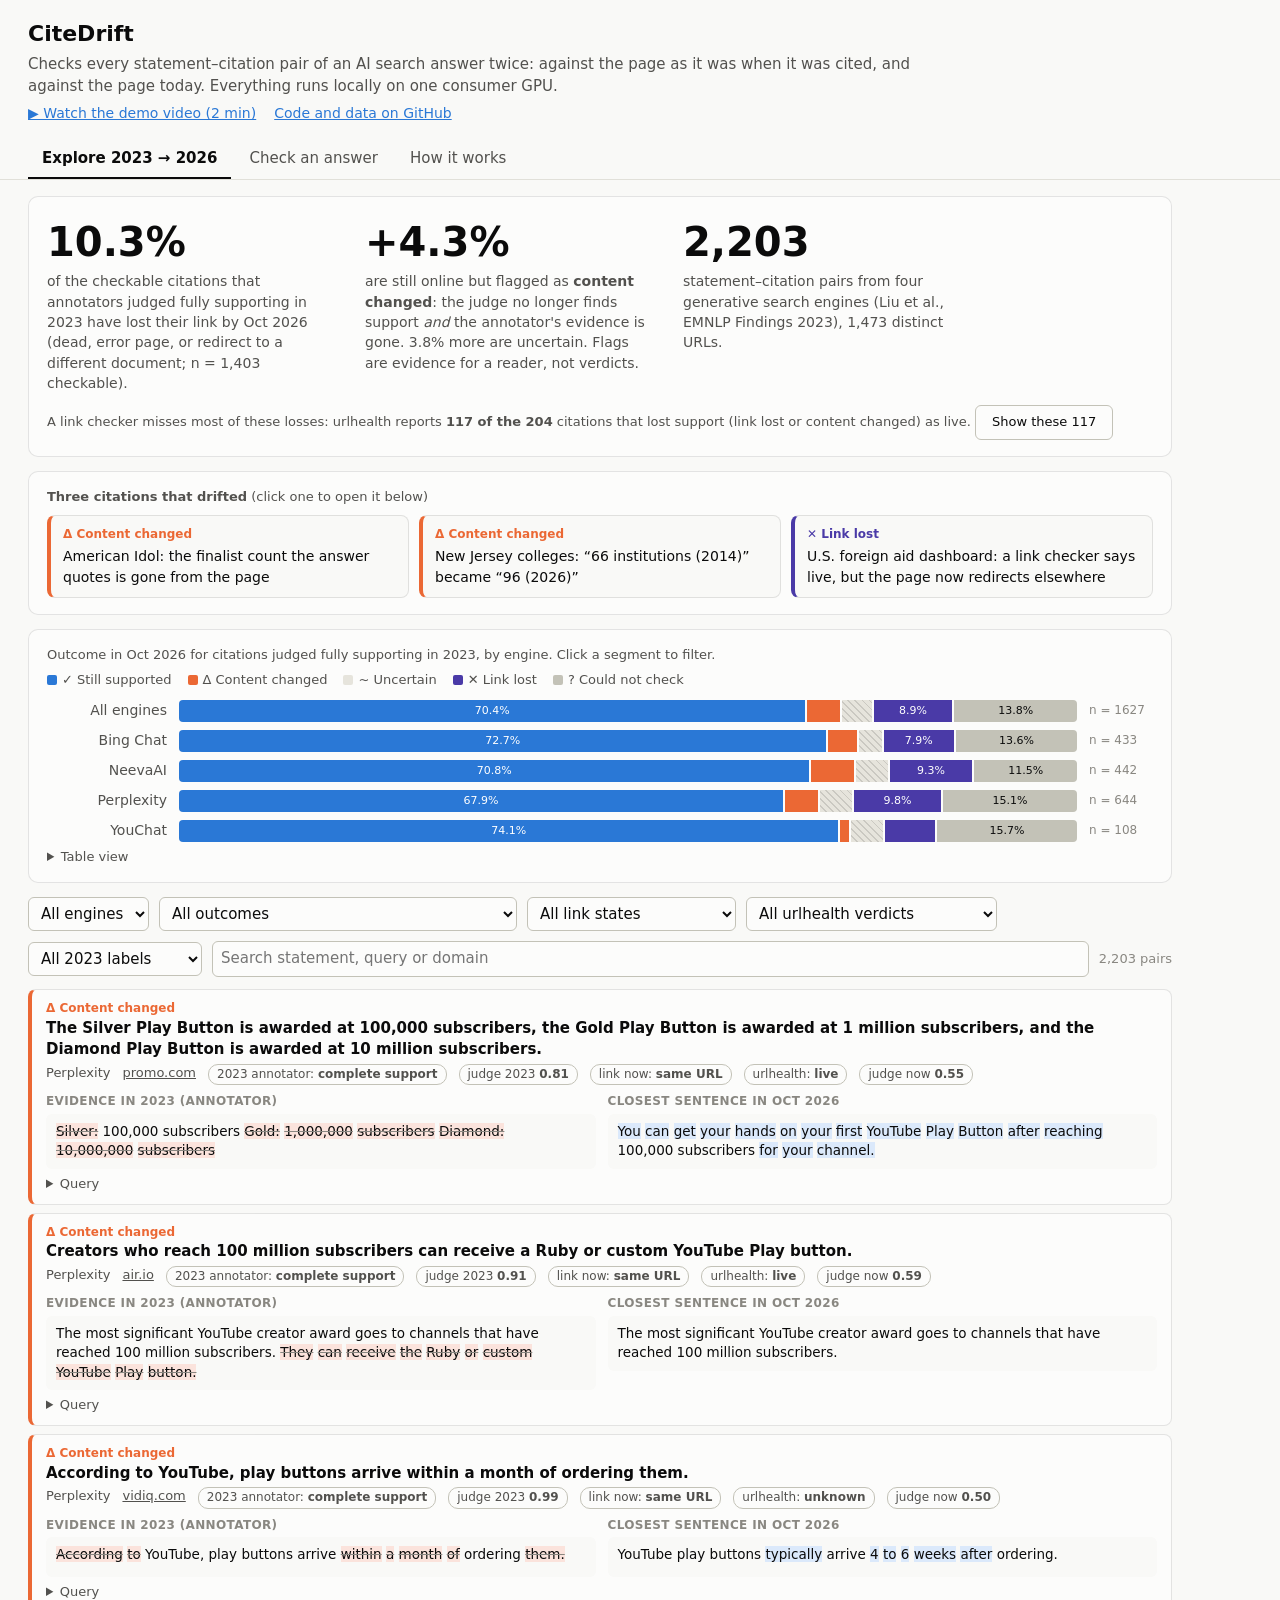
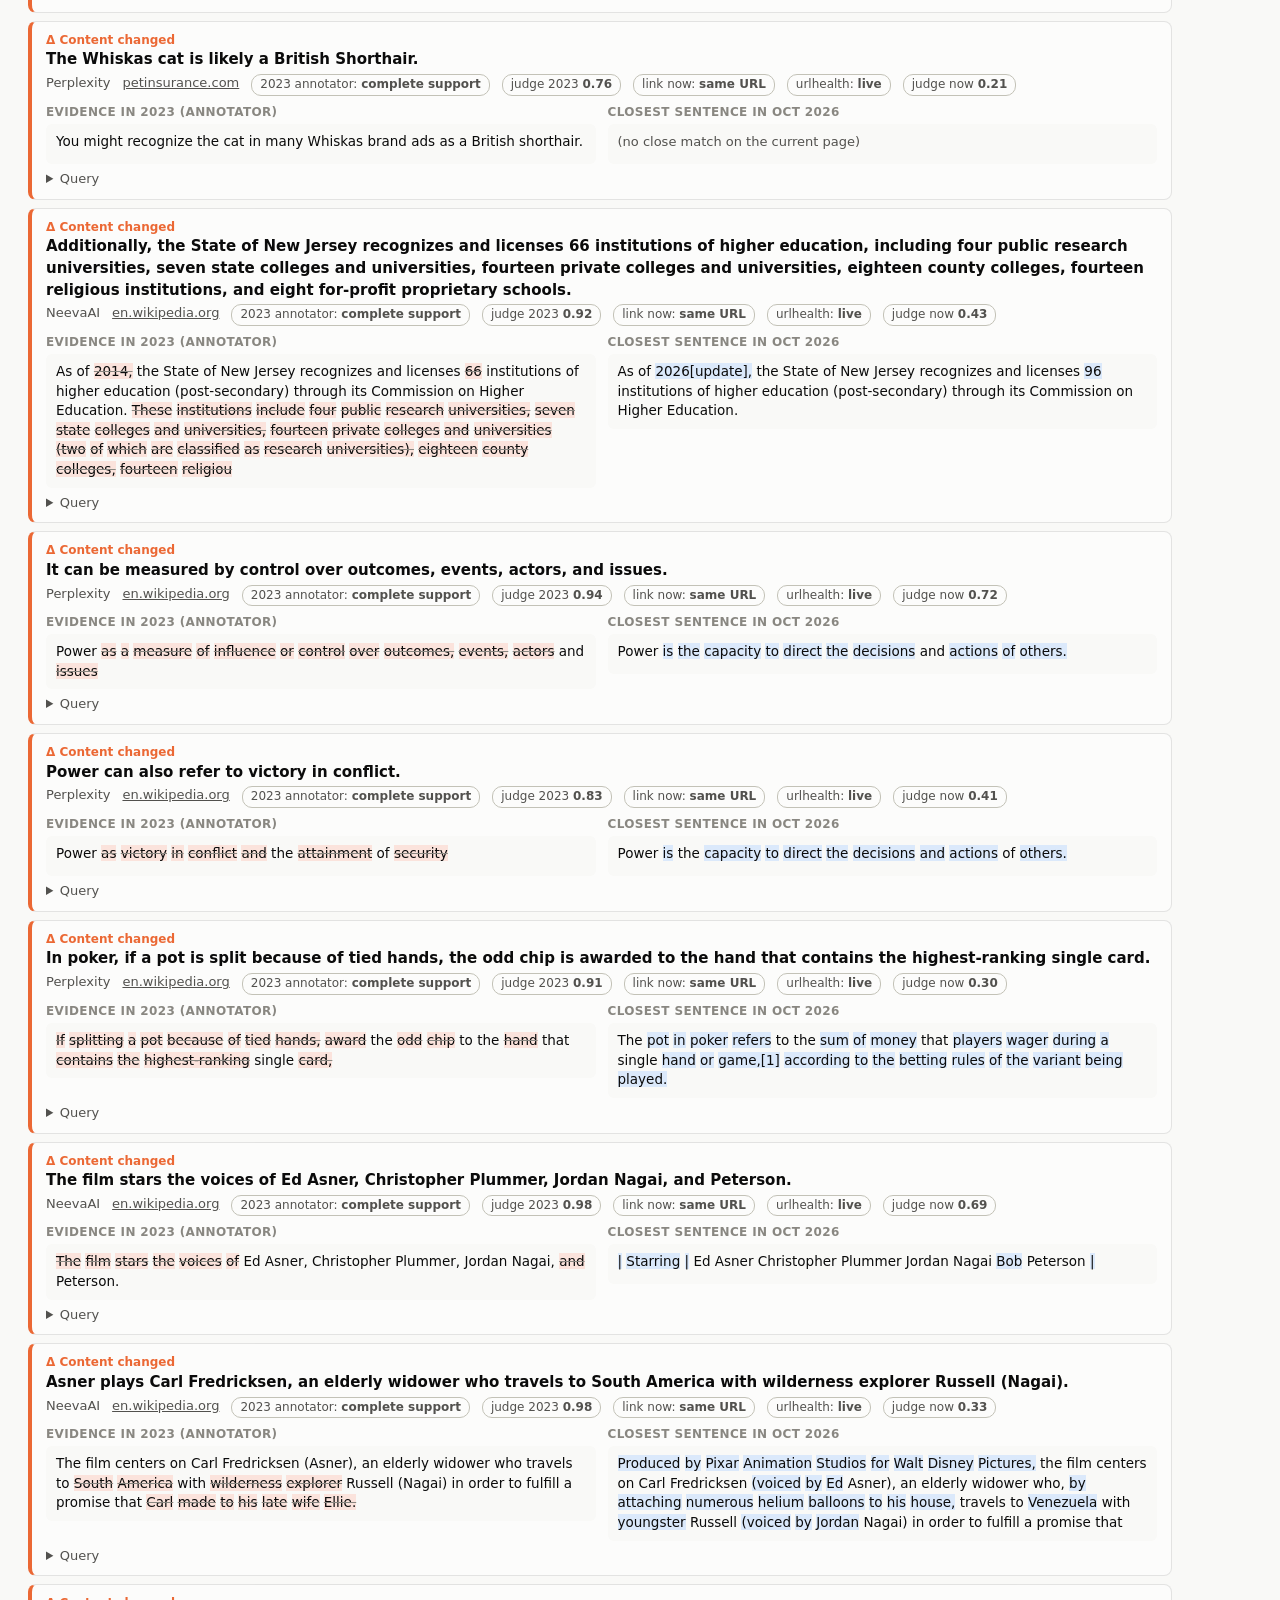
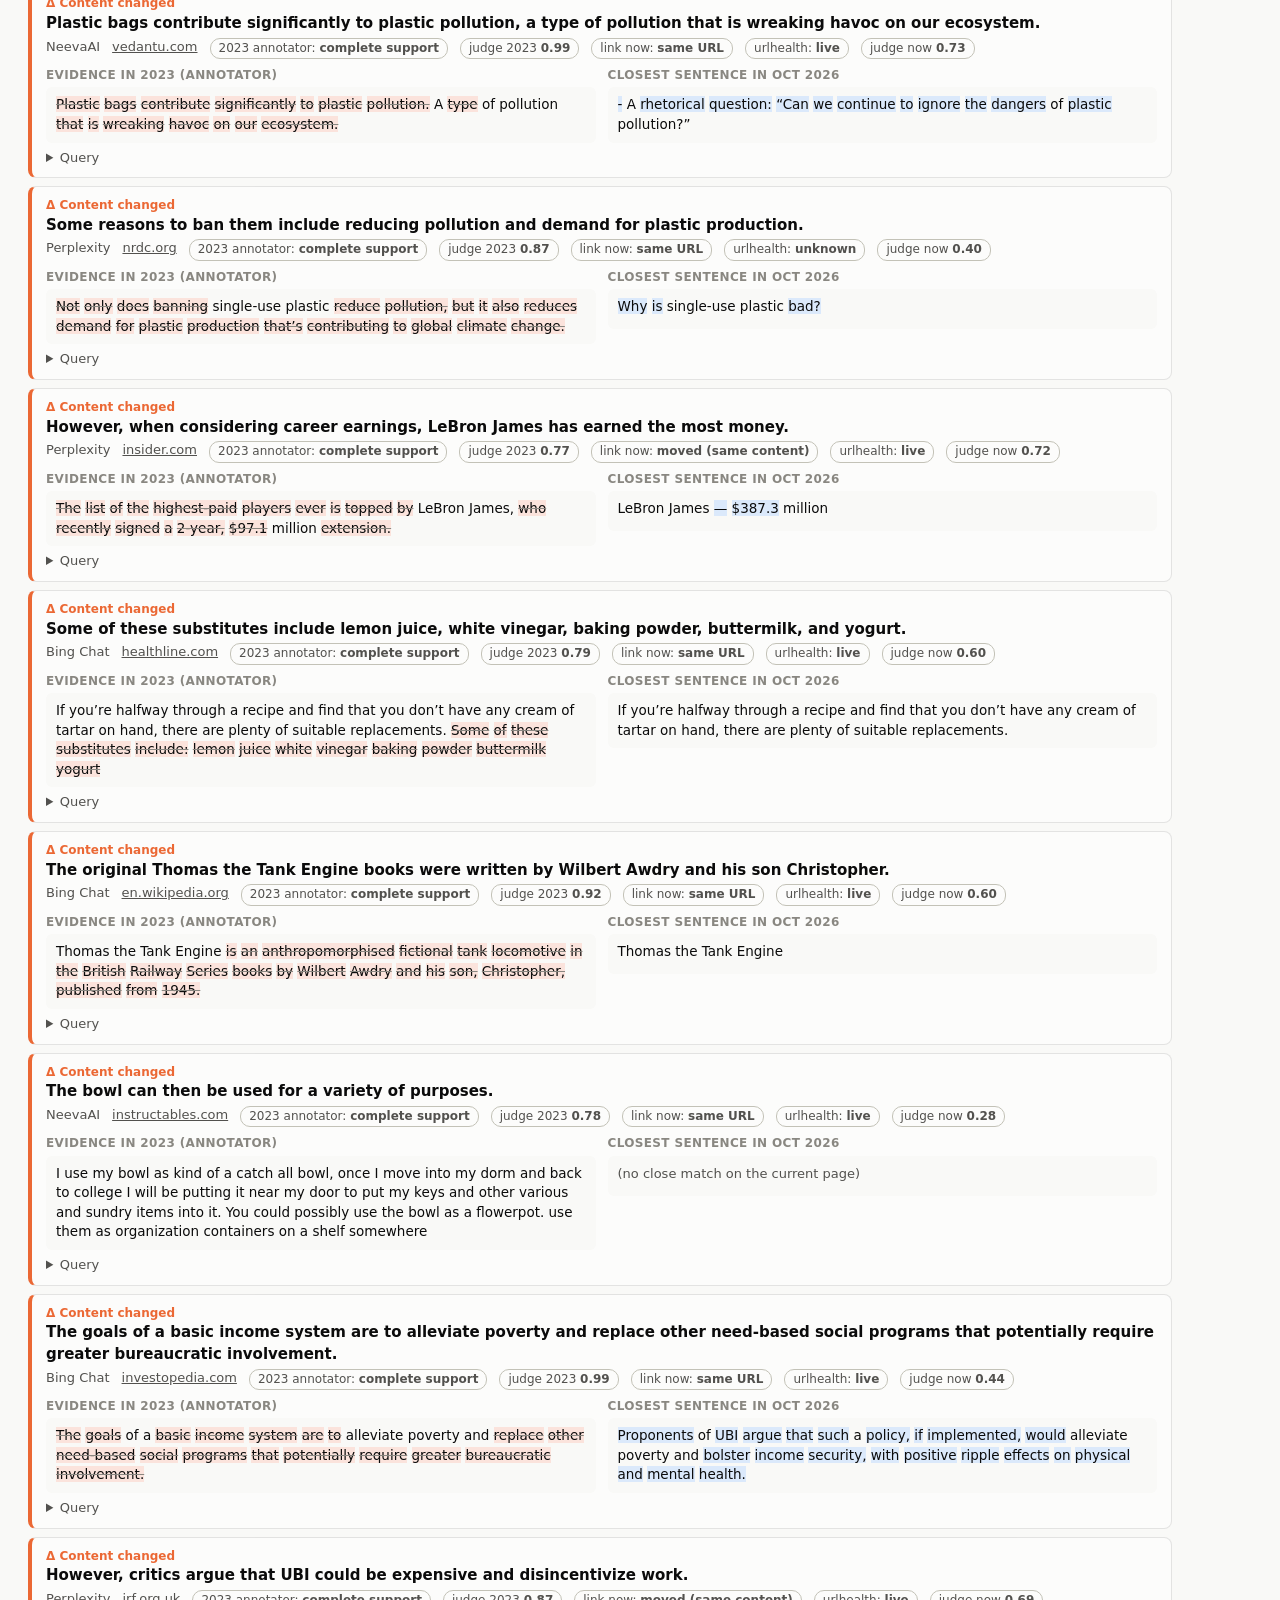
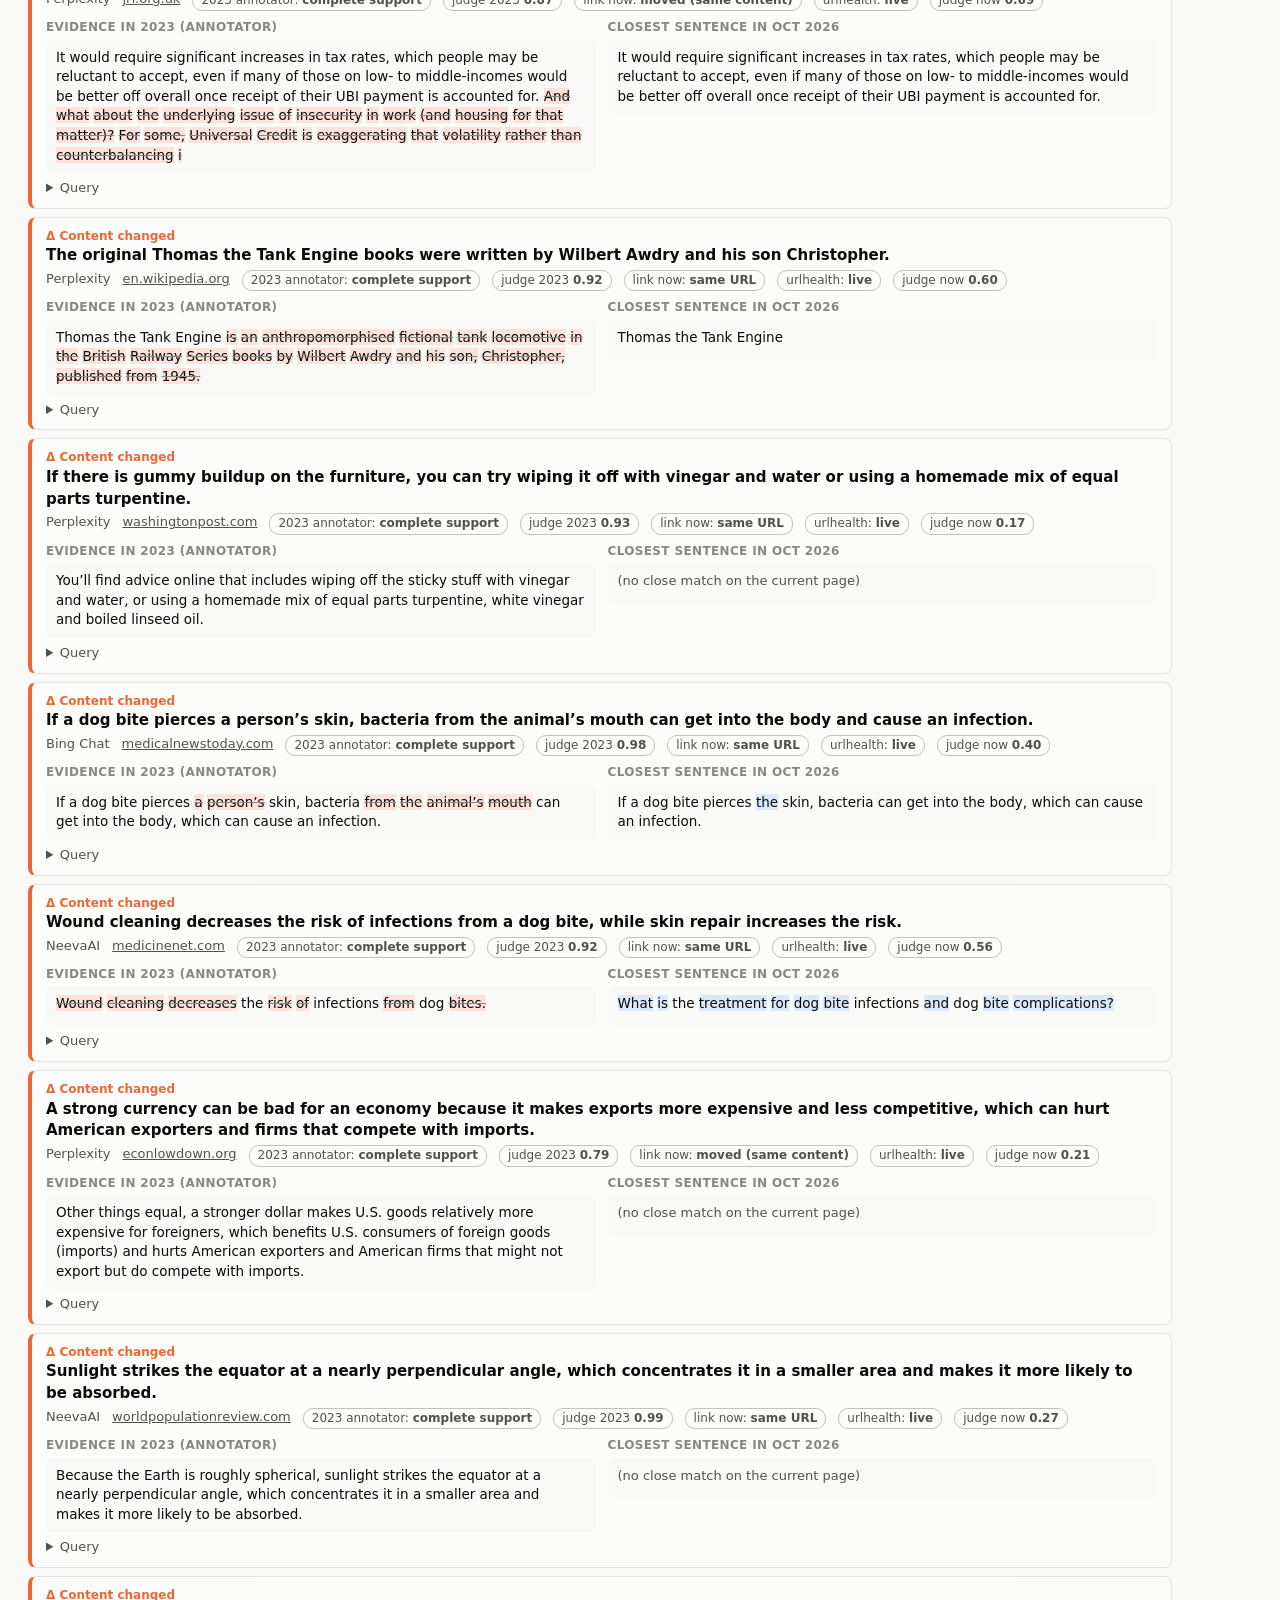
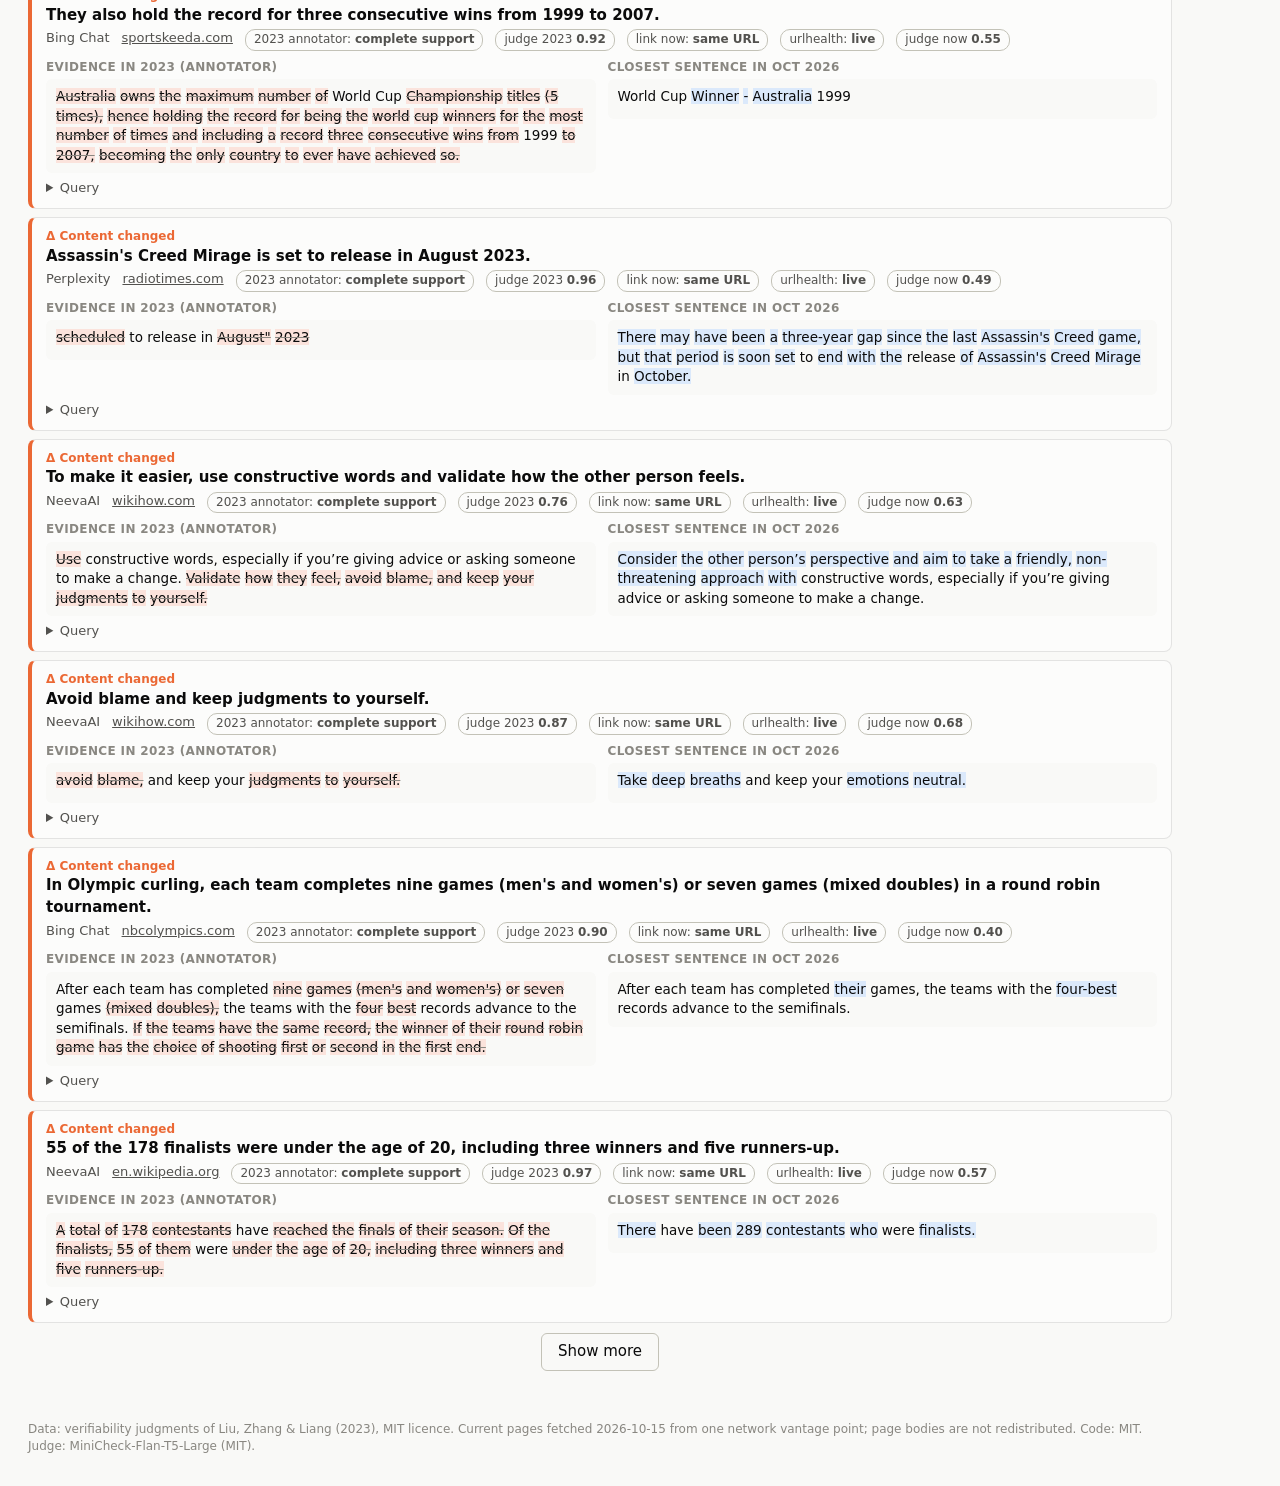
<file: docs/index.html>
<!doctype html>
<html lang="en">
<head>
<meta charset="utf-8">
<meta name="viewport" content="width=device-width, initial-scale=1">
<title>CiteDrift: do cited pages still support AI search answers?</title>
<link rel="icon" href="data:image/svg+xml,%3Csvg xmlns='http://www.w3.org/2000/svg' viewBox='0 0 16 16'%3E%3Crect width='16' height='16' rx='3' fill='%232a78d6'/%3E%3Cpath d='M4 8.5l2.5 2.5L12 5' stroke='white' stroke-width='2' fill='none'/%3E%3C/svg%3E">
<link rel="stylesheet" href="style.css">
</head>
<body>
<header>
  <h1>CiteDrift</h1>
  <p>Checks every statement–citation pair of an AI search answer twice: against the page as it was when it was cited,
  and against the page today. Everything runs locally on one consumer GPU.</p>
  <p class="links"><a href="https://seungbum.github.io/citedrift/citedrift_demo.mp4" target="_blank" rel="noopener">&#9654; Watch the demo video (2 min)</a>
  <a href="https://github.com/seungbum/citedrift" target="_blank" rel="noopener">Code and data on GitHub</a></p>
</header>
<nav>
  <button data-tab="explore" class="on">Explore 2023 → 2026</button>
  <button data-tab="check">Check an answer</button>
  <button data-tab="about">How it works</button>
</nav>
<main>
  <section id="explore">
    <div class="panel">
      <div class="hero" id="hero"></div>
      <div class="note" id="uhNote" style="margin-top:12px"></div>
    </div>
    <div class="panel">
      <div class="note"><b>Three citations that drifted</b> (click one to open it below)</div>
      <div class="cases" id="cases"></div>
    </div>
    <div class="panel">
      <div class="note" id="barTitle"></div>
      <div class="legend" id="legend"></div>
      <div class="rows" id="bars"></div>
      <details><summary>Table view</summary><div id="table"></div></details>
    </div>
    <div class="filters">
      <select id="fEngine"><option value="">All engines</option></select>
      <select id="fClass"><option value="">All outcomes</option></select>
      <select id="fState"><option value="">All link states</option></select>
      <select id="fUh"><option value="">All urlhealth verdicts</option></select>
      <select id="fLabel"><option value="">All 2023 labels</option><option>complete_support</option><option>partial_support</option><option>no_support</option></select>
      <input id="fText" type="search" placeholder="Search statement, query or domain">
      <span class="count" id="count"></span>
    </div>
    <div id="list"></div>
    <div class="more"><button class="act ghost hidden" id="moreBtn">Show more</button></div>
  </section>

  <section id="check" class="hidden">
    <div class="panel">
      <div id="checkStatus" class="note"></div>
      <div id="replayBox" class="replay hidden">
        <label class="f" for="replaySel">No GPU here? Replay a recorded check of a real 2023 AI search answer</label>
        <div class="row"><select id="replaySel"></select><button class="act" id="replayBtn">Replay check</button></div>
        <p class="note">Recorded outcomes of the October 2026 re-check, played back page by page (a live check
        gave the same outcome for 93% of pairs). A live check of your own answer needs the local server.</p>
      </div>
      <label class="f" for="answer">Answer text, with citation markers like [1] [2]</label>
      <textarea id="answer" rows="7"></textarea>
      <label class="f" for="urls">Cited URLs, one per line, in marker order ([1] is the first line)</label>
      <textarea id="urls" rows="4"></textarea>
      <div style="display:flex; gap:16px; align-items:end; flex-wrap:wrap">
        <div style="width:220px"><label class="f" for="citedAt">Date of the answer (optional)</label>
          <input id="citedAt" type="date"></div>
        <label class="note"><input type="checkbox" id="explain"> explain flagged citations (Qwen2.5-7B, slower)</label>
        <label class="note"><input type="checkbox" id="datasetThen"> use the 2023 page text saved with the Liu et al. data (if local)</label>
        <label class="note"><input type="checkbox" id="browserCheck"> open refused pages once in a browser (slower)</label>
        <button class="act" id="runBtn">Check citations</button>
        <button class="act ghost" id="exampleBtn">Load an example</button>
      </div>
      <p class="note">With a date, the Internet Archive snapshot closest to it is used as the "then" page. Without one,
      only today's support is judged. Pages are fetched once, on your request, by your own machine.</p>
    </div>
    <div id="checkOut"></div>
  </section>

  <section id="about" class="hidden">
    <div class="panel note" id="aboutBody"></div>
  </section>
</main>
<div class="tip" id="tip"></div>
<footer id="foot"></footer>
<script src="app.js"></script>
</body>
</html>
</file>
<file: docs/style.css>
:root {
  color-scheme: light;
  --page: #f9f9f7; --surface: #fcfcfb; --ink: #0b0b0b; --ink2: #52514e; --muted: #898781;
  --grid: #e1e0d9; --axis: #c3c2b7; --ring: rgba(11,11,11,0.10);
  --c-still: #2a78d6; --c-changed: #eb6834; --c-lost: #4a3aa7; --c-unver: #c3c2b7; --c-uncert: #e6e4dc; --c-never: #898781;
  --del: #fbe3dc; --ins: #dbe9fb;
  font-family: system-ui, -apple-system, "Segoe UI", sans-serif;
}
@media (prefers-color-scheme: dark) {
  :root:where(:not([data-theme="light"])) {
    color-scheme: dark;
    --page: #0d0d0d; --surface: #1a1a19; --ink: #ffffff; --ink2: #c3c2b7; --muted: #898781;
    --grid: #2c2c2a; --axis: #383835; --ring: rgba(255,255,255,0.10);
    --c-still: #3987e5; --c-changed: #d95926; --c-lost: #9085e9; --c-unver: #4a4a46; --c-uncert: #33332f; --c-never: #6f6d68;
    --del: #4a2a20; --ins: #1d3553;
  }
}
* { box-sizing: border-box; }
body { margin: 0; background: var(--page); color: var(--ink); font-size: 15px; line-height: 1.45; }
header { padding: 18px 28px 6px; }
header h1 { margin: 0; font-size: 22px; }
header p { margin: 4px 0 0; color: var(--ink2); max-width: 900px; }
header p.links { display: flex; gap: 4px 18px; flex-wrap: wrap; font-size: 14px; margin-top: 6px; }
header p.links a { color: var(--c-still); }
nav { display: flex; gap: 4px; padding: 10px 28px 0; border-bottom: 1px solid var(--grid); }
nav button { border: 0; background: none; padding: 8px 14px; font: inherit; color: var(--ink2); cursor: pointer;
  border-bottom: 2px solid transparent; }
nav button.on { color: var(--ink); border-bottom-color: var(--ink); font-weight: 600; }
main { padding: 16px 28px 40px; max-width: 1200px; }
.panel { background: var(--surface); border: 1px solid var(--ring); border-radius: 10px; padding: 16px 18px; margin-bottom: 14px; }
.hero { display: flex; gap: 28px; flex-wrap: wrap; align-items: baseline; }
.hero .num { font-size: 40px; font-weight: 650; }
.hero .lab { color: var(--ink2); max-width: 290px; font-size: 14px; }
.legend { display: flex; gap: 16px; flex-wrap: wrap; font-size: 13px; color: var(--ink2); margin: 6px 0 10px; }
.sw { display: inline-block; width: 10px; height: 10px; border-radius: 2px; margin-right: 5px; vertical-align: -1px; }
.rows { display: grid; grid-template-columns: 120px 1fr 64px; gap: 8px 12px; align-items: center; }
.rows .name { font-size: 14px; color: var(--ink2); text-align: right; }
.rows .n { font-size: 12px; color: var(--muted); font-variant-numeric: tabular-nums; }
.bar { display: flex; height: 22px; gap: 2px; }
.seg { height: 100%; min-width: 2px; cursor: pointer; position: relative; display: flex; align-items: center;
  justify-content: center; font-size: 11px; color: #fff; overflow: hidden; white-space: nowrap; }
.seg:first-child { border-radius: 4px 0 0 4px; } .seg:last-child { border-radius: 0 4px 4px 0; }
.seg.unver { color: var(--ink); }
.seg[data-c="uncertain"] { background-image: repeating-linear-gradient(45deg, transparent 0 4px, rgba(0,0,0,.12) 4px 5px); }
.seg:hover { outline: 2px solid var(--ink); outline-offset: 1px; }
.tip { position: fixed; pointer-events: none; background: var(--surface); color: var(--ink); border: 1px solid var(--ring);
  border-radius: 6px; padding: 6px 9px; font-size: 13px; box-shadow: 0 2px 10px rgba(0,0,0,.12); display: none; z-index: 9; }
.filters { display: flex; gap: 10px; flex-wrap: wrap; align-items: center; margin-bottom: 12px; }
.filters select, .filters input { font: inherit; padding: 6px 8px; border: 1px solid var(--axis); border-radius: 6px;
  background: var(--surface); color: var(--ink); }
.filters input { flex: 1; min-width: 200px; }
.count { color: var(--muted); font-size: 13px; }
.card { background: var(--surface); border: 1px solid var(--ring); border-left: 4px solid var(--c-never);
  border-radius: 8px; padding: 10px 14px; margin-bottom: 8px; }
.card.still_supported { border-left-color: var(--c-still); } .card.content_changed { border-left-color: var(--c-changed); }
.card.link_lost { border-left-color: var(--c-lost); } .card.uncertain { border-left-color: var(--c-uncert); } .card.unverifiable { border-left-color: var(--c-unver); }
.card .stmt { font-weight: 550; }
.card .meta { font-size: 13px; color: var(--ink2); margin-top: 3px; display: flex; gap: 12px; flex-wrap: wrap; }
.card .meta a { color: var(--ink2); }
.pill { font-size: 12px; padding: 1px 8px; border-radius: 10px; border: 1px solid var(--axis); white-space: nowrap; }
.pill b { font-weight: 650; }
.cls { font-size: 12px; font-weight: 600; }
.tl { display: grid; grid-template-columns: 1fr 1fr; gap: 12px; margin-top: 8px; font-size: 13.5px; }
.tl h4 { margin: 0 0 3px; font-size: 12px; color: var(--muted); font-weight: 600; text-transform: uppercase; letter-spacing: .03em; }
.tl .box { background: var(--page); border-radius: 6px; padding: 8px 10px; min-height: 40px; }
del { background: var(--del); text-decoration: line-through; text-decoration-color: var(--muted); }
ins { background: var(--ins); text-decoration: none; }
details summary { cursor: pointer; color: var(--ink2); font-size: 13px; margin-top: 6px; }
.more { text-align: center; margin: 10px 0; }
button.act { font: inherit; padding: 7px 16px; border-radius: 6px; border: 1px solid var(--ink); background: var(--ink);
  color: var(--surface); cursor: pointer; }
button.ghost { background: none; color: var(--ink); border-color: var(--axis); }
textarea, input[type=date], input[type=text] { font: inherit; width: 100%; padding: 8px; border: 1px solid var(--axis);
  border-radius: 6px; background: var(--surface); color: var(--ink); }
label.f { display: block; font-size: 13px; color: var(--ink2); margin: 10px 0 4px; }
.note { font-size: 13px; color: var(--ink2); }
.warn { color: var(--c-changed); }
table.t { border-collapse: collapse; font-size: 13px; width: 100%; }
table.t th, table.t td { border-bottom: 1px solid var(--grid); padding: 4px 8px; text-align: right; font-variant-numeric: tabular-nums; }
table.t th:first-child, table.t td:first-child { text-align: left; }
.hidden { display: none; }
footer { color: var(--muted); font-size: 12px; padding: 0 28px 30px; max-width: 1200px; }
.cases { display: grid; grid-template-columns: repeat(auto-fit, minmax(240px, 1fr)); gap: 10px; margin-top: 8px; }
.case { text-align: left; font: inherit; font-size: 14px; color: var(--ink); background: var(--page); cursor: pointer;
  border: 1px solid var(--ring); border-left: 4px solid var(--c-never); border-radius: 8px; padding: 10px 12px; }
.case.content_changed { border-left-color: var(--c-changed); } .case.link_lost { border-left-color: var(--c-lost); }
.case:hover { outline: 2px solid var(--ink); outline-offset: 1px; }
.case .cls { display: block; margin-bottom: 3px; }
.replay { border: 1px dashed var(--axis); border-radius: 8px; padding: 4px 12px 2px; margin: 10px 0 6px; }
.replay .row { display: flex; gap: 10px; flex-wrap: wrap; }
.replay select { font: inherit; padding: 6px 8px; border: 1px solid var(--axis); border-radius: 6px; background: var(--surface);
  color: var(--ink); flex: 1; min-width: 220px; }
.card.fresh { animation: fresh 0.6s ease-out; }
@keyframes fresh { from { opacity: 0; transform: translateY(6px); } to { opacity: 1; transform: none; } }
@media (prefers-reduced-motion: reduce) { .card.fresh { animation: none; } }
</file>
